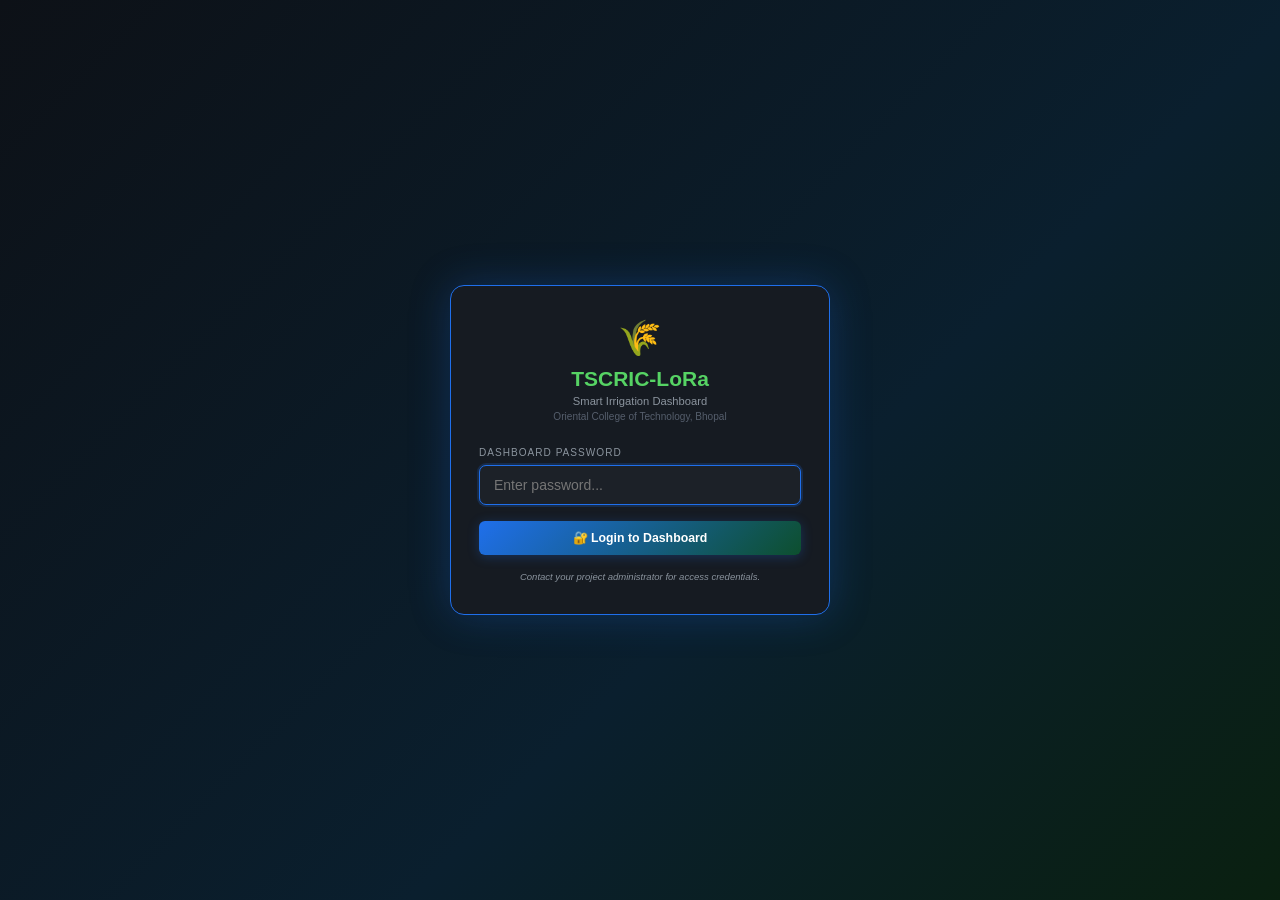
<file: index.html>
<!DOCTYPE html>
<html lang="en">
<head>
  <meta charset="UTF-8">
  <meta name="viewport" content="width=device-width, initial-scale=1.0">
  <title>TSCRIC-LoRa — Smart Irrigation Dashboard</title>
  <link rel="stylesheet" href="style.css">
  <link rel="manifest" href="manifest.json">
  <meta name="theme-color" content="#0d1117">
  <meta name="apple-mobile-web-app-capable" content="yes">
  <meta name="apple-mobile-web-app-status-bar-style" content="black-translucent">
</head>
<body>

  <!-- ═══════════════════════════════════════════════════════
       LOGIN SCREEN
       ═══════════════════════════════════════════════════════ -->
  <div id="loginScreen" class="login-overlay" style="display:flex">
    <div class="login-box">
      <div class="login-logo">
        <span style="font-size:2.5em">🌾</span>
        <h2>TSCRIC-LoRa</h2>
        <p>Smart Irrigation Dashboard</p>
        <small>Oriental College of Technology, Bhopal</small>
      </div>
      <div id="loginError" class="login-error" style="display:none">
        ❌ Incorrect password. Please try again.
      </div>
      <div class="login-field">
        <label>Dashboard Password</label>
        <input type="password" id="loginPass" placeholder="Enter password..."
          onkeydown="if(event.key==='Enter') doLogin()" autocomplete="current-password" />
      </div>
      <button class="btn btn-save" style="width:100%;margin-top:12px" onclick="doLogin()">
        🔐 Login to Dashboard
      </button>
      <div class="login-hint">Contact your project administrator for access credentials.</div>
    </div>
  </div>

  <!-- HEADER -->
  <header class="header" id="mainHeader" style="display:none">
    <div class="header-inner">
      <div class="logo">
        <span class="logo-icon">🌾</span>
        <div>
          <h1>TSCRIC-LoRa</h1>
          <p>Temporal Soil-Crop Resonance Irrigation Controller</p>
        </div>
      </div>
      <div class="header-status">
        <span class="status-dot" id="connDot"></span>
        <span id="connStatus">Connecting...</span>
        <span class="timestamp" id="lastUpdate">--</span>
        <button class="btn-logout" onclick="doLogout()" title="Logout">🔓 Logout</button>
      </div>
    </div>
  </header>

  <!-- MAIN CONTENT (hidden until logged in) -->
  <div id="mainContent" style="display:none">

  <!-- ALERT BAR -->
  <div class="alert-bar" id="alertBar" style="display:none"></div>

  <!-- ═══════════════════════════════════════════════════════
       CONFIGURATION PANEL
       ═══════════════════════════════════════════════════════ -->
  <div class="config-panel">
    <div class="config-header">
      <span class="config-icon">⚙️</span>
      <span class="config-title">Farm Configuration</span>
      <span class="config-badge" id="configSavedBadge" style="display:none">✓ Saved to Firebase &amp; Device</span>
    </div>

    <div class="config-grid">

      <!-- CROP -->
      <div class="config-card">
        <label class="config-label">🌱 Select Crop</label>
        <select id="cropSelectMain" class="config-select" onchange="onCropChange(this.value)">
          <option value="0">🌾 Wheat (Gehun)</option>
          <option value="1">🌾 Rice (Dhan)</option>
          <option value="2">🌽 Maize (Makka)</option>
          <option value="3">🌿 Cotton (Kapas)</option>
          <option value="4">🫘 Soybean (Soya)</option>
          <option value="5">🫘 Chickpea (Chana)</option>
          <option value="6">🌻 Mustard (Sarson)</option>
          <option value="7">🎋 Sugarcane (Ganna)</option>
        </select>
        <div class="config-sub" id="cropStageInfo">Stage: -- &nbsp;|&nbsp; GDD: --</div>
      </div>

      <!-- PLOT AREA m² -->
      <div class="config-card">
        <label class="config-label">📐 Plot Area (m²)</label>
        <div class="unit-input-wrap">
          <input
            type="number" id="plotAreaM2"
            class="config-input"
            min="1" max="100000" step="0.5"
            placeholder="e.g. 6"
            oninput="onM2Input(this.value)"
          />
          <span class="unit-tag">m²</span>
        </div>
        <div class="config-sub">Min: 1 m² &nbsp;|&nbsp; Max: 1,00,000 m²</div>
      </div>

      <!-- PLOT AREA Bigha -->
      <div class="config-card">
        <label class="config-label">📐 Plot Area (Bigha)</label>
        <div class="unit-input-wrap">
          <input
            type="number" id="plotAreaBigha"
            class="config-input"
            min="0.001" max="75" step="0.001"
            placeholder="e.g. 0.0045"
            oninput="onBighaInput(this.value)"
          />
          <span class="unit-tag">Bigha</span>
        </div>
        <div class="config-sub">1 Bigha (MP) = 1333.33 m²</div>
      </div>

      <!-- WEATHER LOCATION -->
      <div class="config-card">
        <label class="config-label">🌍 Weather Location</label>
        <select id="weatherLocation" class="config-select" onchange="onWeatherLocationChange(this.value)">
          <optgroup label="🇮🇳 Madhya Pradesh">
            <option value="bhopal" selected>Bhopal</option>
            <option value="indore">Indore</option>
            <option value="jabalpur">Jabalpur</option>
            <option value="gwalior">Gwalior</option>
            <option value="ujjain">Ujjain</option>
            <option value="sagar">Sagar</option>
            <option value="rewa">Rewa</option>
            <option value="satna">Satna</option>
            <option value="chhindwara">Chhindwara</option>
            <option value="vidisha">Vidisha</option>
            <option value="hoshangabad">Hoshangabad</option>
            <option value="narsinghpur">Narsinghpur</option>
          </optgroup>
          <optgroup label="🇮🇳 Other Major Cities">
            <option value="delhi">New Delhi</option>
            <option value="mumbai">Mumbai</option>
            <option value="pune">Pune</option>
            <option value="nagpur">Nagpur</option>
            <option value="lucknow">Lucknow</option>
            <option value="patna">Patna</option>
            <option value="jaipur">Jaipur</option>
            <option value="chandigarh">Chandigarh</option>
            <option value="hyderabad">Hyderabad</option>
            <option value="bangalore">Bengaluru</option>
            <option value="ahmedabad">Ahmedabad</option>
            <option value="kolkata">Kolkata</option>
            <option value="amritsar">Amritsar</option>
            <option value="varanasi">Varanasi</option>
            <option value="agra">Agra</option>
          </optgroup>
        </select>
        <div class="config-sub" id="weatherLocationInfo">📍 Lat: 23.26°N &nbsp;|&nbsp; Lon: 77.41°E</div>
      </div>

      <!-- BUDGET PREVIEW -->
      <div class="config-card config-preview">
        <label class="config-label">💧 Water Budget Preview</label>
        <div class="preview-row">
          <span>Crop Delta (Δ)</span>
          <span class="preview-val" id="prevDelta">-- mm</span>
        </div>
        <div class="preview-row">
          <span>Area</span>
          <span class="preview-val" id="prevArea">-- m²</span>
        </div>
        <div class="preview-row">
          <span>= Bigha</span>
          <span class="preview-val" id="prevBigha">--</span>
        </div>
        <div class="preview-row">
          <span>Seasonal Need</span>
          <span class="preview-val" id="prevNeed">-- L</span>
        </div>
      </div>

    </div><!-- /config-grid -->

    <div class="config-save-row">
      <button class="btn btn-save" onclick="saveConfig()">
        💾 Save Config to Firebase &amp; Device
      </button>
      <span class="config-hint">Saves to Firebase → ESP8266 reads within 15 s → EEPROM persisted</span>
    </div>
  </div>

  <!-- CROP BANNER -->
  <div class="crop-banner">
    <div class="crop-info">
      <label>Active Crop</label>
      <span id="cropName">--</span>
    </div>
    <div class="crop-info">
      <label>Stage</label>
      <span id="stageName">--</span>
    </div>
    <div class="crop-info">
      <label>GDD</label>
      <span id="gddVal">--</span><small> °C·day</small>
    </div>
    <div class="crop-info">
      <label>Plot Area</label>
      <span id="liveArea">--</span>
    </div>
    <div class="crop-info">
      <label>Weather Loc</label>
      <span id="weatherLocBanner">Bhopal</span>
    </div>
    <div class="crop-info">
      <label>Connection</label>
      <span id="connMode">--</span>
    </div>
  </div>

  <!-- AI SCORE HERO -->
  <div class="ai-hero">
    <div class="ai-circle" id="aiCircle">
      <div class="ai-score-val" id="aiScore">--</div>
      <div class="ai-label">AI Score</div>
    </div>
    <div class="ai-details">
      <div class="ai-metric">
        <span class="ai-metric-label">SMV</span>
        <span class="ai-metric-val" id="smvVal">--</span>
        <span class="ai-metric-unit">%/hr</span>
      </div>
      <div class="ai-metric">
        <span class="ai-metric-label">SMA</span>
        <span class="ai-metric-val" id="smaVal">--</span>
        <span class="ai-metric-unit">%/hr²</span>
      </div>
      <div class="ai-metric">
        <span class="ai-metric-label">TPR</span>
        <span class="ai-metric-val" id="tprVal">--</span>
        <span class="ai-metric-unit">cos θ</span>
      </div>
      <div class="ai-metric">
        <span class="ai-metric-label">ETo</span>
        <span class="ai-metric-val" id="etoVal">--</span>
        <span class="ai-metric-unit">mm/day</span>
      </div>
      <div class="ai-metric">
        <span class="ai-metric-label">Rain Prob</span>
        <span class="ai-metric-val" id="rainVal">--</span>
        <span class="ai-metric-unit">%</span>
      </div>
    </div>
  </div>

  <!-- SOIL DEPTH PROFILE -->
  <section class="section">
    <h2 class="section-title">🌱 Tri-Depth Soil Profile</h2>
    <div class="depth-grid">
      <div class="depth-card">
        <div class="depth-label">Surface (15 cm)</div>
        <div class="depth-bar-wrap"><div class="depth-bar" id="bar1"></div></div>
        <div class="depth-val" id="sm1Val">--%</div>
      </div>
      <div class="depth-card csmi-card">
        <div class="depth-label">CSMI (Weighted)</div>
        <div class="depth-bar-wrap"><div class="depth-bar csmi-bar" id="barCSMI"></div></div>
        <div class="depth-val csmi-val" id="csmiVal">--%</div>
      </div>
      <div class="depth-card">
        <div class="depth-label">Mid-root (30 cm)</div>
        <div class="depth-bar-wrap"><div class="depth-bar" id="bar2"></div></div>
        <div class="depth-val" id="sm2Val">--%</div>
      </div>
      <div class="depth-card">
        <div class="depth-label">Deep root (45 cm)</div>
        <div class="depth-bar-wrap"><div class="depth-bar" id="bar3"></div></div>
        <div class="depth-val" id="sm3Val">--%</div>
      </div>
    </div>
  </section>

  <!-- ENVIRONMENTAL SENSORS -->
  <section class="section">
    <h2 class="section-title">📡 Environmental Sensors (BME280 + DHT11)</h2>
    <div class="sensor-grid">
      <div class="sensor-card">
        <div class="sensor-icon">🌡️</div>
        <div class="sensor-val" id="tempVal">--</div>
        <div class="sensor-unit">°C</div>
        <div class="sensor-label">Temperature</div>
      </div>
      <div class="sensor-card">
        <div class="sensor-icon">💧</div>
        <div class="sensor-val" id="humVal">--</div>
        <div class="sensor-unit">%</div>
        <div class="sensor-label">Humidity</div>
      </div>
      <div class="sensor-card">
        <div class="sensor-icon">🌀</div>
        <div class="sensor-val" id="presVal">--</div>
        <div class="sensor-unit">hPa</div>
        <div class="sensor-label">Pressure (BME280)</div>
      </div>
      <div class="sensor-card">
        <div class="sensor-icon">🚿</div>
        <div class="sensor-val" id="flowVal">--</div>
        <div class="sensor-unit">L/min</div>
        <div class="sensor-label">Flow Rate</div>
      </div>
    </div>
  </section>

  <!-- WATER BUDGET -->
  <section class="section">
    <h2 class="section-title">💧 Water Budget Accounting</h2>
    <div class="budget-grid">
      <div class="budget-card">
        <div class="budget-label">Total Applied</div>
        <div class="budget-val" id="appliedVal">-- L</div>
        <div class="budget-sub">Cumulative season</div>
      </div>
      <div class="budget-card">
        <div class="budget-label">Seasonal Required</div>
        <div class="budget-val" id="requiredVal">-- L</div>
        <div class="budget-sub">Δ × Plot Area</div>
      </div>
      <div class="budget-card highlight">
        <div class="budget-label">Balance Remaining</div>
        <div class="budget-val" id="balanceVal">-- L</div>
        <div class="budget-sub">Budget left</div>
      </div>
      <div class="budget-card">
        <div class="budget-label">Total Flow (YF-S201)</div>
        <div class="budget-val" id="totalFlowVal">-- L</div>
        <div class="budget-sub">Sensor measured</div>
      </div>
    </div>
    <div class="budget-bar-wrap">
      <div class="budget-progress" id="budgetProgress"></div>
    </div>
    <div class="budget-legend" id="budgetPct">-- % of seasonal budget used</div>
  </section>

  <!-- PUMP CONTROL -->
  <section class="section">
    <h2 class="section-title">⚙️ Pump Control</h2>
    <div class="pump-panel">
      <div class="pump-status-wrap">
        <div class="pump-indicator" id="pumpIndicator"></div>
        <div>
          <div class="pump-status-text" id="pumpStatusText">--</div>
          <div class="pump-mode-text"   id="pumpModeText">--</div>
        </div>
      </div>
      <div class="pump-buttons">
        <button class="btn btn-green"  onclick="sendCmd('pump_on')">💧 Pump ON</button>
        <button class="btn btn-red"    onclick="sendCmd('pump_off')">🛑 Pump OFF</button>
        <button class="btn btn-blue"   onclick="sendCmd('auto_on')">🤖 Auto Mode</button>
        <button class="btn btn-purple" onclick="sendCmd('manual_on')">✋ Manual Mode</button>
      </div>
    </div>
    <div class="fault-banner" id="faultBanner" style="display:none">
      ⚠️ PIPELINE FAULT DETECTED — Pump automatically stopped
    </div>
  </section>

  <!-- IRRIGATION HISTORY -->
  <section class="section">
    <h2 class="section-title">📊 Irrigation Event Log</h2>
    <div class="history-table-wrap">
      <table class="history-table">
        <thead>
          <tr>
            <th>Time</th><th>CSMI</th><th>AI Score</th>
            <th>Dose (L)</th><th>Reason</th>
          </tr>
        </thead>
        <tbody id="historyBody">
          <tr><td colspan="5" style="text-align:center;color:#8b949e">No events yet</td></tr>
        </tbody>
      </table>
    </div>
  </section>

  <footer class="footer">
    <p>TSCRIC-LoRa v2.1 | Oriental College of Technology, Bhopal | Civil Engineering 2025–2026</p>
    <p>Dr. Yogesh Iyer Murthy &nbsp;|&nbsp; Aditya Kumar · Akash Khandgre · Akash Kumar · Aman Kumar</p>
  </footer>

  </div><!-- /mainContent -->

  <script src="app.js"></script>
</body>
</html>
</file>
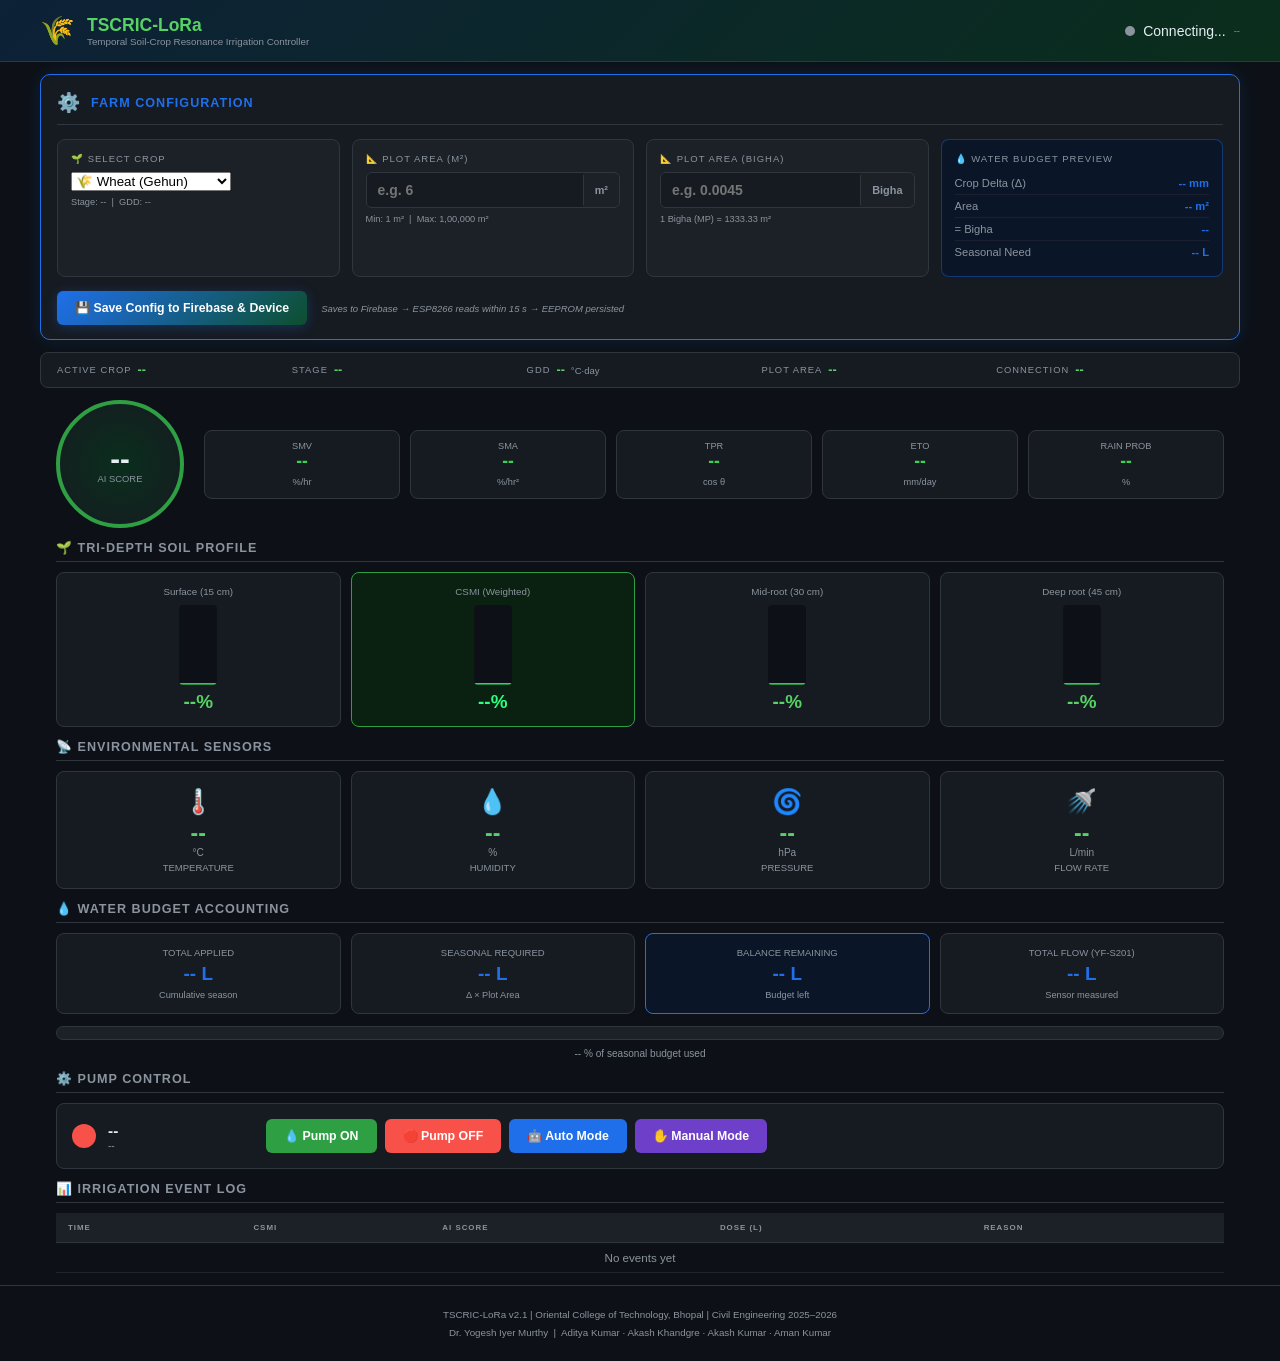
<file: index-1.html>
<!DOCTYPE html>
<html lang="en">
<head>
  <meta charset="UTF-8">
  <meta name="viewport" content="width=device-width, initial-scale=1.0">
  <title>TSCRIC-LoRa — Smart Irrigation Dashboard</title>
  <link rel="stylesheet" href="style.css">
  <link rel="manifest" href="manifest.json">
  <meta name="theme-color" content="#0d1117">
  <meta name="apple-mobile-web-app-capable" content="yes">
  <meta name="apple-mobile-web-app-status-bar-style" content="black-translucent">
</head>
<body>

  <!-- HEADER -->
  <header class="header">
    <div class="header-inner">
      <div class="logo">
        <span class="logo-icon">🌾</span>
        <div>
          <h1>TSCRIC-LoRa</h1>
          <p>Temporal Soil-Crop Resonance Irrigation Controller</p>
        </div>
      </div>
      <div class="header-status">
        <span class="status-dot" id="connDot"></span>
        <span id="connStatus">Connecting...</span>
        <span class="timestamp" id="lastUpdate">--</span>
      </div>
    </div>
  </header>

  <!-- ALERT BAR -->
  <div class="alert-bar" id="alertBar" style="display:none"></div>

  <!-- ═══════════════════════════════════════════════════════
       CONFIGURATION PANEL
       Firebase: tscric/config/plotArea  &  tscric/config/crop
       ═══════════════════════════════════════════════════════ -->
  <div class="config-panel">
    <div class="config-header">
      <span class="config-icon">⚙️</span>
      <span class="config-title">Farm Configuration</span>
      <span class="config-badge" id="configSavedBadge" style="display:none">✓ Saved to Firebase &amp; Device</span>
    </div>

    <div class="config-grid">

      <!-- CROP -->
      <div class="config-card">
        <label class="config-label">🌱 Select Crop</label>
        <select id="cropSelectMain" class="config-select" onchange="onCropChange(this.value)">
          <option value="0">🌾 Wheat (Gehun)</option>
          <option value="1">🌾 Rice (Dhan)</option>
          <option value="2">🌽 Maize (Makka)</option>
          <option value="3">🌿 Cotton (Kapas)</option>
          <option value="4">🫘 Soybean (Soya)</option>
          <option value="5">🫘 Chickpea (Chana)</option>
          <option value="6">🌻 Mustard (Sarson)</option>
          <option value="7">🎋 Sugarcane (Ganna)</option>
        </select>
        <div class="config-sub" id="cropStageInfo">Stage: -- &nbsp;|&nbsp; GDD: --</div>
      </div>

      <!-- PLOT AREA m² -->
      <div class="config-card">
        <label class="config-label">📐 Plot Area (m²)</label>
        <div class="unit-input-wrap">
          <input
            type="number" id="plotAreaM2"
            class="config-input"
            min="1" max="100000" step="0.5"
            placeholder="e.g. 6"
            oninput="onM2Input(this.value)"
          />
          <span class="unit-tag">m²</span>
        </div>
        <div class="config-sub">Min: 1 m² &nbsp;|&nbsp; Max: 1,00,000 m²</div>
      </div>

      <!-- PLOT AREA Bigha -->
      <div class="config-card">
        <label class="config-label">📐 Plot Area (Bigha)</label>
        <div class="unit-input-wrap">
          <input
            type="number" id="plotAreaBigha"
            class="config-input"
            min="0.001" max="75" step="0.001"
            placeholder="e.g. 0.0045"
            oninput="onBighaInput(this.value)"
          />
          <span class="unit-tag">Bigha</span>
        </div>
        <div class="config-sub">1 Bigha (MP) = 1333.33 m²</div>
      </div>

      <!-- BUDGET PREVIEW -->
      <div class="config-card config-preview">
        <label class="config-label">💧 Water Budget Preview</label>
        <div class="preview-row">
          <span>Crop Delta (Δ)</span>
          <span class="preview-val" id="prevDelta">-- mm</span>
        </div>
        <div class="preview-row">
          <span>Area</span>
          <span class="preview-val" id="prevArea">-- m²</span>
        </div>
        <div class="preview-row">
          <span>= Bigha</span>
          <span class="preview-val" id="prevBigha">--</span>
        </div>
        <div class="preview-row">
          <span>Seasonal Need</span>
          <span class="preview-val" id="prevNeed">-- L</span>
        </div>
      </div>

    </div><!-- /config-grid -->

    <div class="config-save-row">
      <button class="btn btn-save" onclick="saveConfig()">
        💾 Save Config to Firebase &amp; Device
      </button>
      <span class="config-hint">Saves to Firebase → ESP8266 reads within 15 s → EEPROM persisted</span>
    </div>
  </div>

  <!-- CROP BANNER -->
  <div class="crop-banner">
    <div class="crop-info">
      <label>Active Crop</label>
      <span id="cropName">--</span>
    </div>
    <div class="crop-info">
      <label>Stage</label>
      <span id="stageName">--</span>
    </div>
    <div class="crop-info">
      <label>GDD</label>
      <span id="gddVal">--</span><small> °C·day</small>
    </div>
    <div class="crop-info">
      <label>Plot Area</label>
      <span id="liveArea">--</span>
    </div>
    <div class="crop-info">
      <label>Connection</label>
      <span id="connMode">--</span>
    </div>
  </div>

  <!-- AI SCORE HERO -->
  <div class="ai-hero">
    <div class="ai-circle" id="aiCircle">
      <div class="ai-score-val" id="aiScore">--</div>
      <div class="ai-label">AI Score</div>
    </div>
    <div class="ai-details">
      <div class="ai-metric">
        <span class="ai-metric-label">SMV</span>
        <span class="ai-metric-val" id="smvVal">--</span>
        <span class="ai-metric-unit">%/hr</span>
      </div>
      <div class="ai-metric">
        <span class="ai-metric-label">SMA</span>
        <span class="ai-metric-val" id="smaVal">--</span>
        <span class="ai-metric-unit">%/hr²</span>
      </div>
      <div class="ai-metric">
        <span class="ai-metric-label">TPR</span>
        <span class="ai-metric-val" id="tprVal">--</span>
        <span class="ai-metric-unit">cos θ</span>
      </div>
      <div class="ai-metric">
        <span class="ai-metric-label">ETo</span>
        <span class="ai-metric-val" id="etoVal">--</span>
        <span class="ai-metric-unit">mm/day</span>
      </div>
      <div class="ai-metric">
        <span class="ai-metric-label">Rain Prob</span>
        <span class="ai-metric-val" id="rainVal">--</span>
        <span class="ai-metric-unit">%</span>
      </div>
    </div>
  </div>

  <!-- SOIL DEPTH PROFILE -->
  <section class="section">
    <h2 class="section-title">🌱 Tri-Depth Soil Profile</h2>
    <div class="depth-grid">
      <div class="depth-card">
        <div class="depth-label">Surface (15 cm)</div>
        <div class="depth-bar-wrap"><div class="depth-bar" id="bar1"></div></div>
        <div class="depth-val" id="sm1Val">--%</div>
      </div>
      <div class="depth-card csmi-card">
        <div class="depth-label">CSMI (Weighted)</div>
        <div class="depth-bar-wrap"><div class="depth-bar csmi-bar" id="barCSMI"></div></div>
        <div class="depth-val csmi-val" id="csmiVal">--%</div>
      </div>
      <div class="depth-card">
        <div class="depth-label">Mid-root (30 cm)</div>
        <div class="depth-bar-wrap"><div class="depth-bar" id="bar2"></div></div>
        <div class="depth-val" id="sm2Val">--%</div>
      </div>
      <div class="depth-card">
        <div class="depth-label">Deep root (45 cm)</div>
        <div class="depth-bar-wrap"><div class="depth-bar" id="bar3"></div></div>
        <div class="depth-val" id="sm3Val">--%</div>
      </div>
    </div>
  </section>

  <!-- ENVIRONMENTAL SENSORS -->
  <section class="section">
    <h2 class="section-title">📡 Environmental Sensors</h2>
    <div class="sensor-grid">
      <div class="sensor-card">
        <div class="sensor-icon">🌡️</div>
        <div class="sensor-val" id="tempVal">--</div>
        <div class="sensor-unit">°C</div>
        <div class="sensor-label">Temperature</div>
      </div>
      <div class="sensor-card">
        <div class="sensor-icon">💧</div>
        <div class="sensor-val" id="humVal">--</div>
        <div class="sensor-unit">%</div>
        <div class="sensor-label">Humidity</div>
      </div>
      <div class="sensor-card">
        <div class="sensor-icon">🌀</div>
        <div class="sensor-val" id="presVal">--</div>
        <div class="sensor-unit">hPa</div>
        <div class="sensor-label">Pressure</div>
      </div>
      <div class="sensor-card">
        <div class="sensor-icon">🚿</div>
        <div class="sensor-val" id="flowVal">--</div>
        <div class="sensor-unit">L/min</div>
        <div class="sensor-label">Flow Rate</div>
      </div>
    </div>
  </section>

  <!-- WATER BUDGET -->
  <section class="section">
    <h2 class="section-title">💧 Water Budget Accounting</h2>
    <div class="budget-grid">
      <div class="budget-card">
        <div class="budget-label">Total Applied</div>
        <div class="budget-val" id="appliedVal">-- L</div>
        <div class="budget-sub">Cumulative season</div>
      </div>
      <div class="budget-card">
        <div class="budget-label">Seasonal Required</div>
        <div class="budget-val" id="requiredVal">-- L</div>
        <div class="budget-sub">Δ × Plot Area</div>
      </div>
      <div class="budget-card highlight">
        <div class="budget-label">Balance Remaining</div>
        <div class="budget-val" id="balanceVal">-- L</div>
        <div class="budget-sub">Budget left</div>
      </div>
      <div class="budget-card">
        <div class="budget-label">Total Flow (YF-S201)</div>
        <div class="budget-val" id="totalFlowVal">-- L</div>
        <div class="budget-sub">Sensor measured</div>
      </div>
    </div>
    <div class="budget-bar-wrap">
      <div class="budget-progress" id="budgetProgress"></div>
    </div>
    <div class="budget-legend" id="budgetPct">-- % of seasonal budget used</div>
  </section>

  <!-- PUMP CONTROL -->
  <section class="section">
    <h2 class="section-title">⚙️ Pump Control</h2>
    <div class="pump-panel">
      <div class="pump-status-wrap">
        <div class="pump-indicator" id="pumpIndicator"></div>
        <div>
          <div class="pump-status-text" id="pumpStatusText">--</div>
          <div class="pump-mode-text"   id="pumpModeText">--</div>
        </div>
      </div>
      <div class="pump-buttons">
        <button class="btn btn-green"  onclick="sendCmd('pump_on')">💧 Pump ON</button>
        <button class="btn btn-red"    onclick="sendCmd('pump_off')">🛑 Pump OFF</button>
        <button class="btn btn-blue"   onclick="sendCmd('auto_on')">🤖 Auto Mode</button>
        <button class="btn btn-purple" onclick="sendCmd('manual_on')">✋ Manual Mode</button>
      </div>
    </div>
    <div class="fault-banner" id="faultBanner" style="display:none">
      ⚠️ PIPELINE FAULT DETECTED — Pump automatically stopped
    </div>
  </section>

  <!-- IRRIGATION HISTORY -->
  <section class="section">
    <h2 class="section-title">📊 Irrigation Event Log</h2>
    <div class="history-table-wrap">
      <table class="history-table">
        <thead>
          <tr>
            <th>Time</th><th>CSMI</th><th>AI Score</th>
            <th>Dose (L)</th><th>Reason</th>
          </tr>
        </thead>
        <tbody id="historyBody">
          <tr><td colspan="5" style="text-align:center;color:#8b949e">No events yet</td></tr>
        </tbody>
      </table>
    </div>
  </section>

  <footer class="footer">
    <p>TSCRIC-LoRa v2.1 | Oriental College of Technology, Bhopal | Civil Engineering 2025–2026</p>
    <p>Dr. Yogesh Iyer Murthy &nbsp;|&nbsp; Aditya Kumar · Akash Khandgre · Akash Kumar · Aman Kumar</p>
  </footer>

  <script src="app.js"></script>
</body>
</html>
</file>
<file: style.css>
/* ============================================================
   TSCRIC-LoRa Dashboard — style.css FINAL v2.1
   Dark theme | Mobile-first | PWA-ready
   ============================================================ */

:root {
  --bg-primary:    #0d1117;
  --bg-secondary:  #161b22;
  --bg-tertiary:   #1c2128;
  --border:        #30363d;
  --text-primary:  #e6edf3;
  --text-muted:    #8b949e;
  --green:         #2ea043;
  --green-light:   #56d364;
  --red:           #f85149;
  --blue:          #1f6feb;
  --purple:        #6e40c9;
  --orange:        #f0a500;
  --teal:          #39d353;
  --grad-header:   linear-gradient(135deg,#0d2137 0%,#0a2e1c 100%);
}

* { box-sizing: border-box; margin: 0; padding: 0; }

body {
  font-family: -apple-system, BlinkMacSystemFont, 'Segoe UI', Arial, sans-serif;
  background: var(--bg-primary);
  color: var(--text-primary);
  min-height: 100vh;
  font-size: 14px;
}

/* ── HEADER ───────────────────────────────────────────────── */
.header {
  background: var(--grad-header);
  padding: 14px 16px;
  border-bottom: 1px solid var(--border);
  position: sticky; top: 0; z-index: 100;
}
.header-inner {
  max-width: 1200px; margin: 0 auto;
  display: flex; justify-content: space-between;
  align-items: center; flex-wrap: wrap; gap: 8px;
}
.logo { display: flex; align-items: center; gap: 12px; }
.logo-icon { font-size: 2em; }
.logo h1 { font-size: 1.25em; color: var(--green-light); margin: 0; }
.logo p  { font-size: 0.7em; color: var(--text-muted); }
.header-status { display: flex; align-items: center; gap: 8px; flex-wrap: wrap; }
.status-dot {
  width: 10px; height: 10px; border-radius: 50%;
  background: var(--text-muted); display: inline-block;
}
.status-dot.online  { background: var(--green-light); box-shadow: 0 0 6px var(--green); animation: pulse 2s infinite; }
.status-dot.offline { background: var(--orange); }
.status-dot.error   { background: var(--red); }
@keyframes pulse { 0%,100%{opacity:1} 50%{opacity:.5} }
.timestamp { font-size: 0.68em; color: var(--text-muted); }

/* ── ALERT BAR ────────────────────────────────────────────── */
.alert-bar {
  background: #5a1a00; border-left: 4px solid var(--red);
  padding: 9px 16px; font-size: 0.82em; color: #ffcccb;
  max-width: 1200px; margin: 0 auto;
}

/* ── CONFIG PANEL ─────────────────────────────────────────── */
.config-panel {
  max-width: 1200px; margin: 12px auto;
  padding: 16px 16px 14px;
  background: var(--bg-secondary);
  border: 1px solid var(--blue);
  border-radius: 10px;
  box-shadow: 0 0 20px rgba(31,111,235,.14);
}
.config-header {
  display: flex; align-items: center; gap: 10px;
  margin-bottom: 14px; padding-bottom: 10px;
  border-bottom: 1px solid var(--border);
}
.config-icon  { font-size: 1.35em; }
.config-title {
  font-size: .9em; font-weight: bold;
  color: var(--blue); text-transform: uppercase;
  letter-spacing: 1px; flex: 1;
}
.config-badge {
  background: #0d3320; color: var(--green-light);
  font-size: .72em; font-weight: bold;
  padding: 4px 10px; border-radius: 20px;
  border: 1px solid var(--green);
  animation: popIn .35s ease;
}
@keyframes popIn { from{opacity:0;transform:scale(.88)} to{opacity:1;transform:scale(1)} }

.config-grid {
  display: grid;
  grid-template-columns: repeat(auto-fit, minmax(210px, 1fr));
  gap: 12px; margin-bottom: 14px;
}
.config-card {
  background: var(--bg-tertiary);
  border: 1px solid var(--border);
  border-radius: 8px; padding: 13px;
}
.config-card.config-preview {
  border-color: rgba(31,111,235,.4);
  background: #0a1527;
}
.config-label {
  display: block; font-size: .68em;
  color: var(--text-muted); text-transform: uppercase;
  letter-spacing: 1px; margin-bottom: 8px;
}

/* ── UNIT INPUT ───────────────────────────────────────────── */
.unit-input-wrap {
  display: flex; align-items: center;
  border: 1px solid var(--border);
  border-radius: 6px; overflow: hidden;
  transition: border-color .2s;
}
.unit-input-wrap:focus-within {
  border-color: var(--blue);
  box-shadow: 0 0 0 2px rgba(31,111,235,.22);
}
.config-input {
  flex: 1; background: var(--bg-secondary);
  color: var(--text-primary); border: none;
  padding: 9px 11px; font-size: 1em;
  font-weight: bold; outline: none; width: 100%;
}
.config-input::-webkit-inner-spin-button,
.config-input::-webkit-outer-spin-button { -webkit-appearance: none; }
.config-input[type=number] { -moz-appearance: textfield; }
.config-input.invalid { color: var(--red); }
.config-input.valid   { color: var(--green-light); }
.unit-tag {
  background: var(--bg-tertiary); color: var(--text-muted);
  padding: 9px 11px; font-size: .78em; font-weight: bold;
  border-left: 1px solid var(--border); white-space: nowrap;
}
.config-sub { font-size: .66em; color: var(--text-muted); margin-top: 6px; }

/* ── PREVIEW CARD ─────────────────────────────────────────── */
.preview-row {
  display: flex; justify-content: space-between;
  align-items: center; padding: 5px 0;
  border-bottom: 1px solid #1a2030;
  font-size: .8em; color: var(--text-muted);
}
.preview-row:last-child { border: none; }
.preview-val { color: var(--blue); font-weight: bold; }

/* ── SAVE ROW ─────────────────────────────────────────────── */
.config-save-row {
  display: flex; align-items: center;
  gap: 14px; flex-wrap: wrap;
}
.btn-save {
  background: linear-gradient(135deg,#1f6feb,#0d4f2e);
  color: #fff; border: none; border-radius: 8px;
  padding: 11px 24px; font-size: .92em; font-weight: bold;
  cursor: pointer; transition: opacity .2s, transform .1s;
  box-shadow: 0 2px 12px rgba(31,111,235,.28);
}
.btn-save:hover  { opacity: .86; }
.btn-save:active { transform: scale(.97); }
.config-hint { font-size: .68em; color: var(--text-muted); font-style: italic; }

/* ── CROP BANNER ──────────────────────────────────────────── */
.crop-banner {
  max-width: 1200px; margin: 10px auto;
  padding: 10px 16px;
  display: flex; flex-wrap: wrap; gap: 8px;
  align-items: center;
  background: var(--bg-secondary);
  border: 1px solid var(--border); border-radius: 8px;
}
.crop-info { display: flex; align-items: center; gap: 6px; flex: 1; min-width: 110px; }
.crop-info label { font-size: .67em; color: var(--text-muted); text-transform: uppercase; letter-spacing: 1px; }
.crop-info span  { font-weight: bold; color: var(--green-light); font-size: .9em; }
.crop-info small { font-size: .68em; color: var(--text-muted); }

/* ── AI HERO ──────────────────────────────────────────────── */
.ai-hero {
  max-width: 1200px; margin: 12px auto;
  padding: 0 16px;
  display: flex; align-items: center; gap: 20px; flex-wrap: wrap;
}
.ai-circle {
  width: 128px; height: 128px; border-radius: 50%;
  display: flex; flex-direction: column;
  align-items: center; justify-content: center;
  border: 4px solid var(--green);
  background: radial-gradient(circle,#0a2e1c 0%,var(--bg-secondary) 100%);
  flex-shrink: 0; transition: border-color .5s;
}
.ai-circle.high   { border-color: var(--red); }
.ai-circle.medium { border-color: var(--orange); }
.ai-circle.low    { border-color: var(--green); }
.ai-score-val { font-size: 2.1em; font-weight: bold; line-height: 1; }
.ai-label     { font-size: .67em; color: var(--text-muted); text-transform: uppercase; }
.ai-details   { display: flex; flex-wrap: wrap; gap: 10px; flex: 1; }
.ai-metric {
  background: var(--bg-secondary); border: 1px solid var(--border);
  border-radius: 8px; padding: 10px 13px;
  min-width: 88px; flex: 1; text-align: center;
}
.ai-metric-label { font-size: .66em; color: var(--text-muted); text-transform: uppercase; display: block; }
.ai-metric-val   { font-size: 1.25em; font-weight: bold; color: var(--teal); display: block; }
.ai-metric-unit  { font-size: .66em; color: var(--text-muted); }

/* ── SECTIONS ─────────────────────────────────────────────── */
.section { max-width: 1200px; margin: 12px auto; padding: 0 16px; }
.section-title {
  font-size: .9em; font-weight: bold;
  color: var(--text-muted); text-transform: uppercase;
  letter-spacing: 1px; margin-bottom: 10px;
  padding-bottom: 6px; border-bottom: 1px solid var(--border);
}

/* ── SOIL DEPTH ───────────────────────────────────────────── */
.depth-grid { display: grid; grid-template-columns: repeat(auto-fit,minmax(140px,1fr)); gap: 10px; }
.depth-card {
  background: var(--bg-secondary); border: 1px solid var(--border);
  border-radius: 8px; padding: 13px; text-align: center;
}
.csmi-card  { border-color: var(--green); background: #0a2010; }
.depth-label{ font-size: .7em; color: var(--text-muted); margin-bottom: 8px; }
.depth-bar-wrap {
  height: 80px; background: var(--bg-primary); border-radius: 4px;
  overflow: hidden; display: flex; align-items: flex-end;
  margin: 6px auto; width: 38px;
}
.depth-bar {
  width: 100%;
  background: linear-gradient(to top,#1a7a3d,var(--green-light));
  border-radius: 4px 4px 0 0;
  transition: height .55s ease; min-height: 2px;
}
.csmi-bar  { background: linear-gradient(to top,#1a5a30,#2dff80); }
.depth-val { font-size: 1.35em; font-weight: bold; color: var(--green-light); }
.csmi-val  { color: #2dff80; }

/* ── SENSOR GRID ──────────────────────────────────────────── */
.sensor-grid { display: grid; grid-template-columns: repeat(auto-fit,minmax(135px,1fr)); gap: 10px; }
.sensor-card {
  background: var(--bg-secondary); border: 1px solid var(--border);
  border-radius: 8px; padding: 15px; text-align: center;
  transition: border-color .3s;
}
.sensor-card:hover { border-color: var(--blue); }
.sensor-icon  { font-size: 1.75em; margin-bottom: 4px; }
.sensor-val   { font-size: 1.65em; font-weight: bold; color: var(--green-light); }
.sensor-unit  { font-size: .72em; color: var(--text-muted); }
.sensor-label { font-size: .68em; color: var(--text-muted); text-transform: uppercase; margin-top: 4px; }

/* ── WATER BUDGET ─────────────────────────────────────────── */
.budget-grid { display: grid; grid-template-columns: repeat(auto-fit,minmax(145px,1fr)); gap: 10px; margin-bottom: 12px; }
.budget-card {
  background: var(--bg-secondary); border: 1px solid var(--border);
  border-radius: 8px; padding: 13px; text-align: center;
}
.budget-card.highlight { border-color: var(--blue); background: #0a1527; }
.budget-label { font-size: .68em; color: var(--text-muted); text-transform: uppercase; }
.budget-val   { font-size: 1.35em; font-weight: bold; color: var(--blue); margin: 5px 0; }
.budget-sub   { font-size: .66em; color: var(--text-muted); }
.budget-bar-wrap {
  background: var(--bg-tertiary); border-radius: 20px;
  height: 14px; overflow: hidden; margin: 8px 0;
  border: 1px solid var(--border);
}
.budget-progress {
  height: 100%;
  background: linear-gradient(90deg,var(--green),var(--blue));
  border-radius: 20px; transition: width .8s ease; width: 0%;
}
.budget-legend { font-size: .72em; color: var(--text-muted); text-align: center; }

/* ── PUMP CONTROL ─────────────────────────────────────────── */
.pump-panel {
  background: var(--bg-secondary); border: 1px solid var(--border);
  border-radius: 8px; padding: 15px;
  display: flex; flex-wrap: wrap; gap: 14px; align-items: center;
}
.pump-status-wrap { display: flex; align-items: center; gap: 12px; min-width: 180px; }
.pump-indicator {
  width: 24px; height: 24px; border-radius: 50%;
  background: var(--red); flex-shrink: 0; transition: background .3s;
}
.pump-indicator.on { background: var(--green); box-shadow: 0 0 10px var(--green); animation: pulse 1s infinite; }
.pump-status-text { font-size: 1.1em; font-weight: bold; }
.pump-mode-text   { font-size: .72em; color: var(--text-muted); }
.pump-buttons     { display: flex; flex-wrap: wrap; gap: 8px; }
.fault-banner {
  background: #2d0a0a; border: 1px solid var(--red);
  border-radius: 6px; padding: 10px 14px;
  color: #ffcccb; font-size: .83em; margin-top: 10px;
}

/* ── BUTTONS ──────────────────────────────────────────────── */
.btn {
  padding: 10px 18px; border: none; border-radius: 6px;
  cursor: pointer; font-size: .88em; font-weight: 600;
  transition: opacity .2s, transform .1s;
}
.btn:hover  { opacity: .86; }
.btn:active { transform: scale(.97); }
.btn-green  { background: var(--green);  color: #fff; }
.btn-red    { background: var(--red);    color: #fff; }
.btn-blue   { background: var(--blue);   color: #fff; }
.btn-purple { background: var(--purple); color: #fff; }

/* ── HISTORY TABLE ────────────────────────────────────────── */
.history-table-wrap { overflow-x: auto; }
.history-table { width: 100%; border-collapse: collapse; font-size: .83em; }
.history-table th {
  background: var(--bg-tertiary); color: var(--text-muted);
  text-transform: uppercase; font-size: .68em;
  letter-spacing: 1px; padding: 10px 12px;
  border-bottom: 1px solid var(--border); text-align: left;
}
.history-table td {
  padding: 8px 12px; border-bottom: 1px solid #21262d;
}
.history-table tr:hover td { background: var(--bg-secondary); }
.badge {
  display: inline-block; padding: 2px 8px;
  border-radius: 12px; font-size: .72em; font-weight: bold;
}
.badge-auto   { background: #0c3060; color: var(--blue); }
.badge-manual { background: #3a1060; color: #b08eff; }
.badge-tpr    { background: #102a10; color: var(--green-light); }

/* ── FOOTER ───────────────────────────────────────────────── */
.footer {
  text-align: center; padding: 20px 16px;
  border-top: 1px solid var(--border);
  color: var(--text-muted); font-size: .7em; line-height: 1.8;
}

/* ── RESPONSIVE ───────────────────────────────────────────── */
@media (max-width: 600px) {
  .header-inner { flex-direction: column; align-items: flex-start; }
  .ai-hero      { flex-direction: column; }
  .ai-circle    { margin: 0 auto; }
  .config-save-row { flex-direction: column; align-items: stretch; }
}

/* ── LOGIN OVERLAY ────────────────────────────────────────── */
.login-overlay {
  position: fixed; inset: 0; z-index: 9999;
  background: linear-gradient(135deg, #0d1117 0%, #0a1f2e 60%, #0a2010 100%);
  display: flex; align-items: center; justify-content: center;
  padding: 20px;
}
.login-box {
  background: var(--bg-secondary);
  border: 1px solid var(--blue);
  border-radius: 14px;
  padding: 32px 28px;
  width: 100%; max-width: 380px;
  box-shadow: 0 0 40px rgba(31,111,235,.25);
  animation: popIn .4s ease;
}
.login-logo {
  text-align: center; margin-bottom: 24px;
}
.login-logo h2 {
  color: var(--green-light); margin: 8px 0 4px; font-size: 1.5em;
}
.login-logo p {
  color: var(--text-muted); font-size: .8em; margin: 0;
}
.login-logo small {
  color: #555e6c; font-size: .72em;
}
.login-error {
  background: #2d0a0a; border: 1px solid var(--red);
  color: #ffcccb; border-radius: 6px;
  padding: 9px 14px; font-size: .82em; margin-bottom: 16px;
}
.login-field {
  margin-bottom: 4px;
}
.login-field label {
  display: block; font-size: .72em; color: var(--text-muted);
  text-transform: uppercase; letter-spacing: 1px; margin-bottom: 7px;
}
.login-field input {
  width: 100%; background: var(--bg-tertiary);
  color: var(--text-primary); border: 1px solid var(--border);
  border-radius: 7px; padding: 11px 14px;
  font-size: 1em; outline: none; transition: border-color .2s;
  box-sizing: border-box;
}
.login-field input:focus {
  border-color: var(--blue);
  box-shadow: 0 0 0 2px rgba(31,111,235,.2);
}
.login-hint {
  font-size: .68em; color: var(--text-muted);
  text-align: center; margin-top: 16px; font-style: italic;
}

/* ── LOGOUT BUTTON ────────────────────────────────────────── */
.btn-logout {
  background: transparent; border: 1px solid var(--border);
  color: var(--text-muted); border-radius: 6px;
  padding: 5px 12px; font-size: .75em; cursor: pointer;
  transition: border-color .2s, color .2s;
}
.btn-logout:hover {
  border-color: var(--red); color: var(--red);
}
</file>
